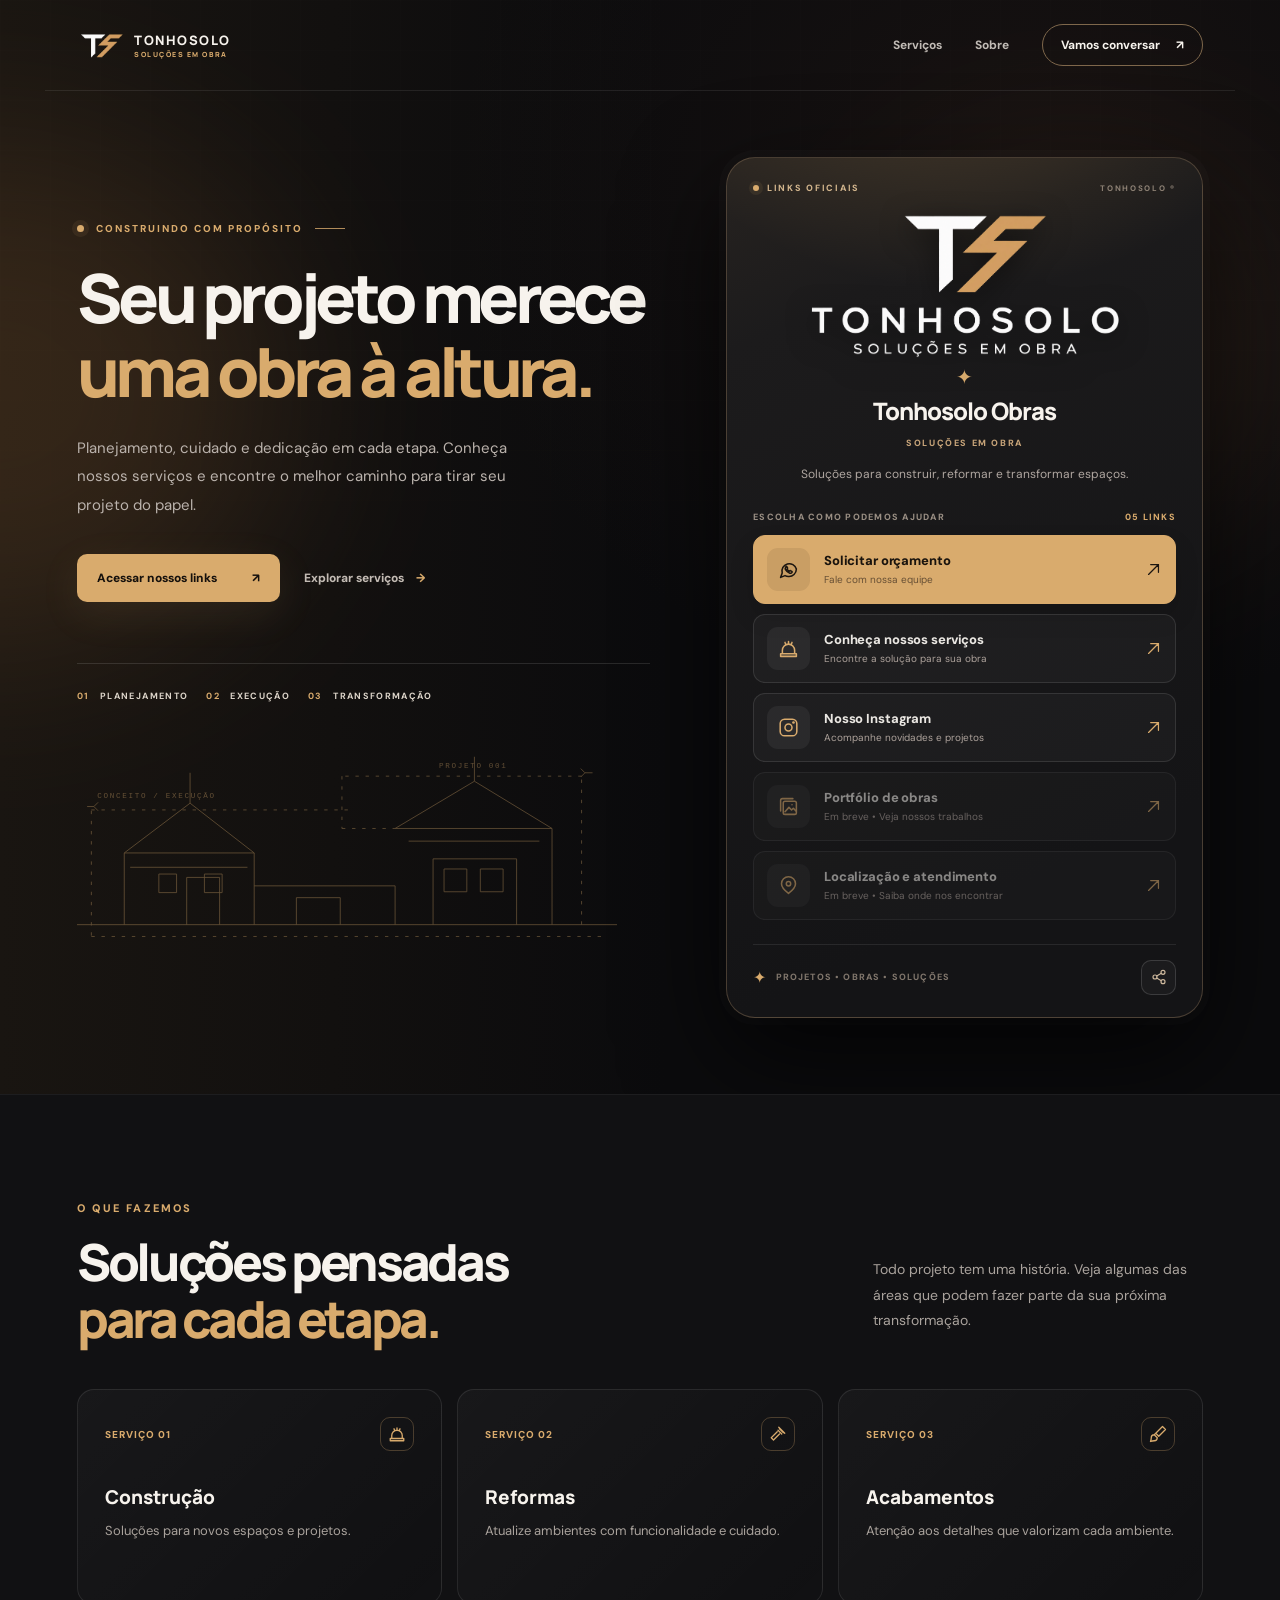
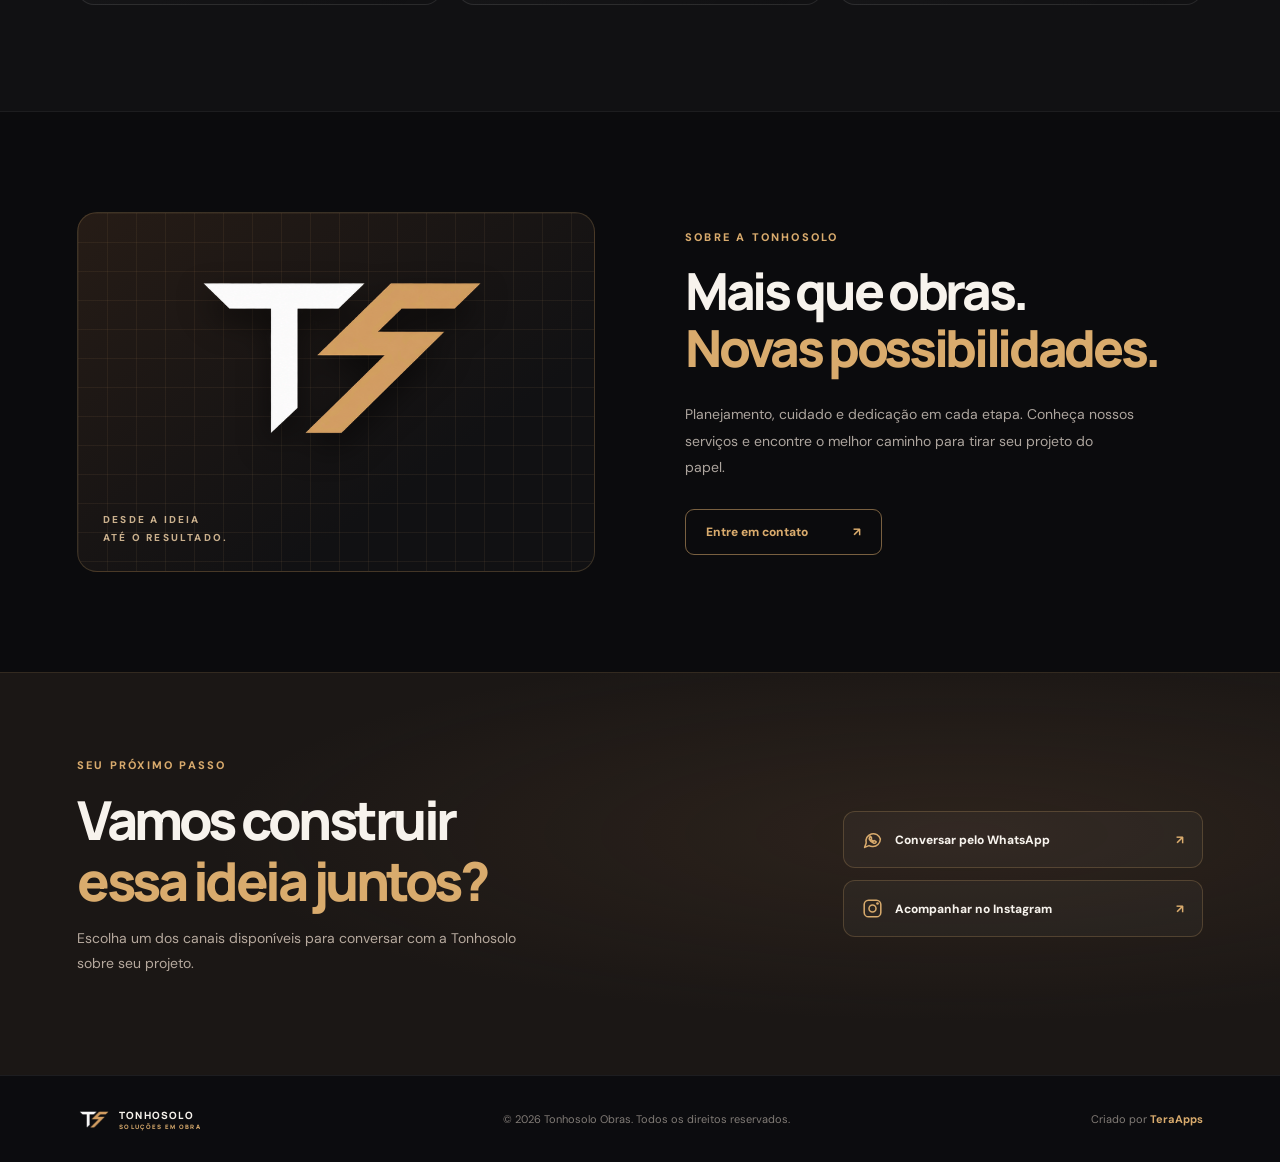
<file: index.html>
<!DOCTYPE html>
<html lang="pt-BR">
<head>
  <meta charset="UTF-8" />
  <meta name="viewport" content="width=device-width, initial-scale=1, viewport-fit=cover" />
  <meta name="theme-color" content="#0b0b0d" />
  <meta name="description" content="Tonhosolo Obras — soluções em obra, construção e reformas. Contato, serviços e orçamento em um só lugar." />
  <meta property="og:type" content="website" />
  <meta property="og:title" content="Tonhosolo Obras | Soluções em Obra" />
  <meta property="og:description" content="Tudo sobre a Tonhosolo Obras em um só lugar." />
  <meta property="og:image" content="./assets/logo-tonhosolo.png" />
  <title>Tonhosolo Obras | Soluções em Obra</title>
  <link rel="icon" type="image/png" href="./assets/monograma-tonhosolo.png" />
  <link rel="preconnect" href="https://fonts.googleapis.com" />
  <link rel="preconnect" href="https://fonts.gstatic.com" crossorigin />
  <link href="https://fonts.googleapis.com/css2?family=DM+Sans:wght@400;500;600;700;800&family=Manrope:wght@400;500;600;700;800&display=swap" rel="stylesheet" />
  <link rel="stylesheet" href="./style.css" />
</head>
<body>
  <div class="site-bg" aria-hidden="true"><span class="blob blob-one"></span><span class="blob blob-two"></span></div>
  <header class="site-header" id="topo">
    <a class="mini-brand" href="#topo" aria-label="Voltar para o início"><img src="./assets/monograma-tonhosolo.png" alt="" /><span>TONHOSOLO <small>SOLUÇÕES EM OBRA</small></span></a>
    <nav class="top-nav" aria-label="Navegação principal"><a href="#servicos">Serviços</a><a href="#sobre">Sobre</a><a class="nav-cta" href="#contato">Vamos conversar <span aria-hidden="true">↗</span></a></nav>
  </header>
  <main>
    <section class="hero layout-shell" aria-label="Tonhosolo Obras">
      <div class="hero-left">
        <div class="topline"><span class="indicator"></span><span id="eyebrow">CONSTRUINDO COM PROPÓSITO</span><span class="thin-line"></span></div>
        <h1 id="hero-title">Seu projeto merece uma obra à altura.</h1>
        <p class="hero-copy" id="hero-description">Planejamento, cuidado e dedicação em cada etapa.</p>
        <div class="hero-buttons"><a href="#links" class="primary-btn">Acessar nossos links <span aria-hidden="true">↗</span></a><a href="#servicos" class="text-btn">Explorar serviços <span aria-hidden="true">→</span></a></div>
        <div class="hero-tags"><span>01 <b>PLANEJAMENTO</b></span><span>02 <b>EXECUÇÃO</b></span><span>03 <b>TRANSFORMAÇÃO</b></span></div>
        <div class="architectural-art" aria-hidden="true">
          <svg viewBox="0 0 640 240" fill="none" xmlns="http://www.w3.org/2000/svg"><g stroke="currentColor" stroke-width="1"><path d="M0 207H640M56 207V122H210V207M210 161H377V207M377 93H563V207M56 122 134 63 210 122M377 93 471 37 563 93M130 207v-56h39v56M260 207v-32h52v32M422 207v-78h99v78M63 139h139M393 108h155M134 63v-36M471 37V8"/><path d="M17 220V71M17 71H328M17 221h612M598 207V31M598 31H314M314 31v62M314 93H377" stroke-dasharray="4 8"/><path d="M435 141h27v27h-27zM478 141h27v27h-27zM97 147h21v22H97zM151 147h21v22h-21z"/><path d="M20 67h-8m8 0 5-5m-5 5 5 5M602 27h9m-9 0-5-5m5 5-5 5"/></g><g fill="currentColor" font-family="monospace" font-size="9" letter-spacing="2"><text x="24" y="57">CONCEITO / EXECUÇÃO</text><text x="429" y="21">PROJETO 001</text></g></svg>
        </div>
      </div>
      <div class="profile" id="links">
        <div class="profile-glow" aria-hidden="true"></div>
        <div class="profile-main">
          <div class="profile-mini-label"><span class="dot"></span> LINKS OFICIAIS <span class="label-end">TONHOSOLO ®</span></div>
          <div class="profile-logo"><img id="brand-logo" src="./assets/logo-tonhosolo.png" alt="Logotipo Tonhosolo" /></div>
          <div class="profile-ident"><div class="tiny-diamond" aria-hidden="true">✦</div><h2 id="profile-brand">Tonhosolo Obras</h2><span class="handle" id="profile-handle">Soluções em Obra</span><p id="profile-bio">Soluções para construir, reformar e transformar espaços.</p></div>
          <div class="link-meta"><span>ESCOLHA COMO PODEMOS AJUDAR</span><span id="link-count">05 LINKS</span></div>
          <div class="profile-links" id="profile-links" aria-live="polite"></div>
          <div class="profile-end"><div class="profile-footnote"><span class="sparkle">✦</span><span>PROJETOS • OBRAS • SOLUÇÕES</span></div><button class="share-btn" id="share-btn" type="button" aria-label="Compartilhar página" title="Compartilhar página"></button></div>
        </div>
      </div>
    </section>
    <section class="content-section services-section" id="servicos">
      <div class="layout-shell"><div class="section-heading"><div><p class="overline">O QUE FAZEMOS</p><h2>Soluções pensadas<br /><em>para cada etapa.</em></h2></div><p>Todo projeto tem uma história. Veja algumas das áreas que podem fazer parte da sua próxima transformação.</p></div><div class="services-grid" id="services-grid"></div></div>
    </section>
    <section class="content-section about-section" id="sobre"><div class="layout-shell about-grid"><div class="about-decoration"><img src="./assets/monograma-tonhosolo.png" alt="" /><div class="about-lines" aria-hidden="true"></div><span>DESDE A IDEIA<br/>ATÉ O RESULTADO.</span></div><div class="about-copy"><p class="overline">SOBRE A TONHOSOLO</p><h2>Mais que obras.<br/><em>Novas possibilidades.</em></h2><p id="about-description">Planejamento, cuidado e dedicação em cada etapa. Conheça nossos serviços e encontre o melhor caminho para tirar seu projeto do papel.</p><a class="outline-btn" href="#contato">Entre em contato <span aria-hidden="true">↗</span></a></div></div></section>
    <section class="contact-section" id="contato"><div class="layout-shell contact-grid"><div><p class="overline">SEU PRÓXIMO PASSO</p><h2>Vamos construir<br/><em>essa ideia juntos?</em></h2><p>Escolha um dos canais disponíveis para conversar com a Tonhosolo sobre seu projeto.</p></div><div class="contact-options" id="contact-options"></div></div></section>
  </main>
  <footer class="footer"><div class="layout-shell foot-row"><div class="footer-brand"><img src="./assets/monograma-tonhosolo.png" alt=""/><span>TONHOSOLO <small>SOLUÇÕES EM OBRA</small></span></div><p>© <span id="year"></span> Tonhosolo Obras. Todos os direitos reservados.</p><p class="made-by">Criado por <strong>TeraApps</strong></p></div></footer>
  <div class="toast" id="toast" role="status" aria-live="polite"></div>
  <script src="./defaults.js"></script><script src="./firebase-config.js"></script><script src="./icons.js"></script><script src="./shared.js"></script><script src="./site.js"></script>
</body>
</html>
</file>
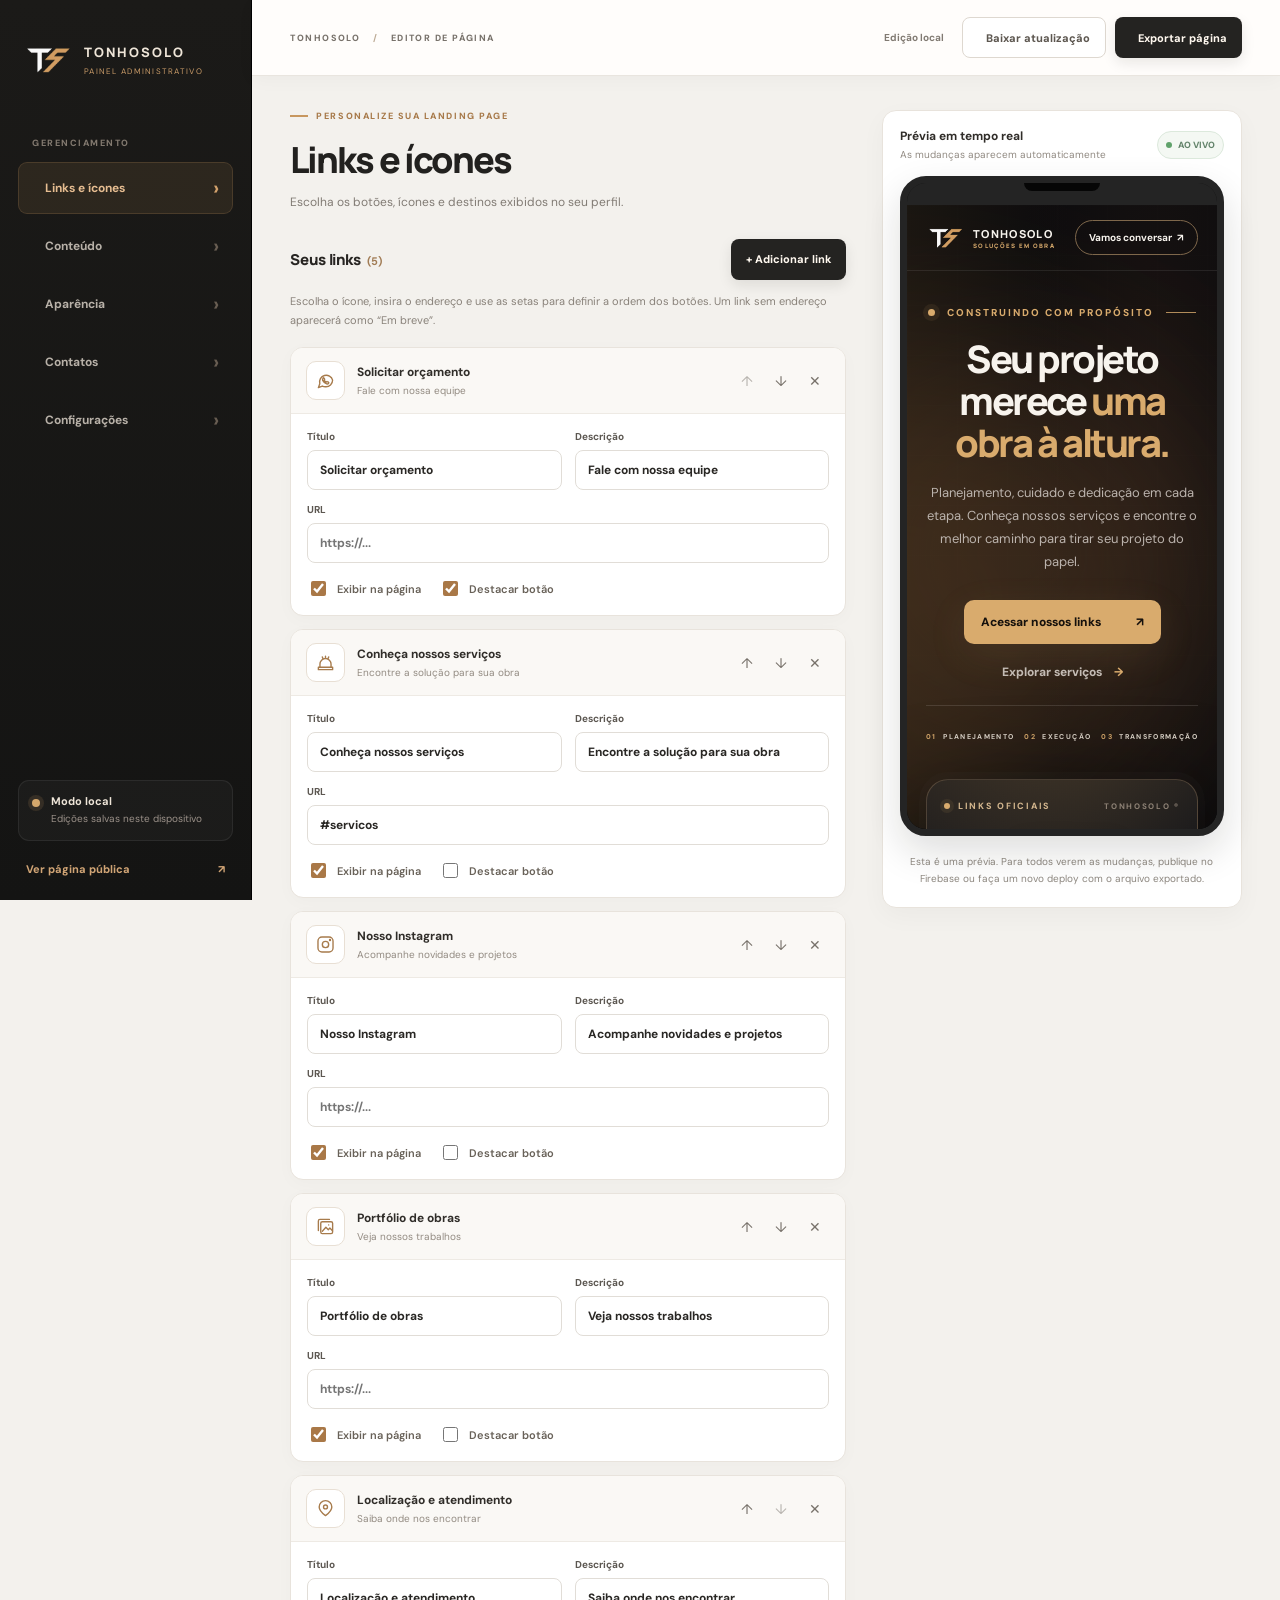
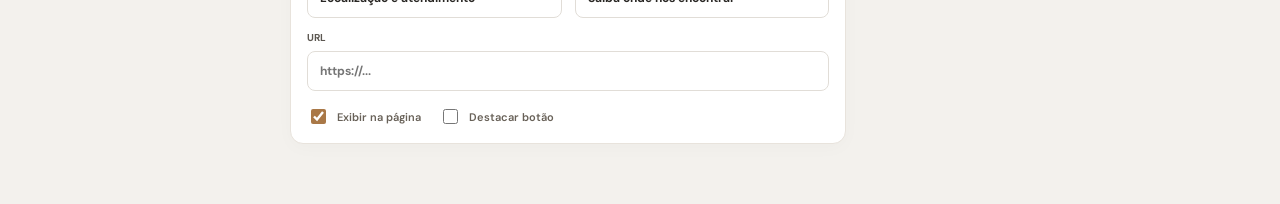
<file: admin/index.html>
<!DOCTYPE html>
<html lang="pt-BR">
<head>
  <meta charset="UTF-8"/><meta name="viewport" content="width=device-width, initial-scale=1"/>
  <meta name="theme-color" content="#f5f3ef"/>
  <title>Admin | Tonhosolo Obras</title>
  <link rel="icon" type="image/png" href="../assets/monograma-tonhosolo.png"/>
  <link rel="preconnect" href="https://fonts.googleapis.com"/><link rel="preconnect" href="https://fonts.gstatic.com" crossorigin />
  <link href="https://fonts.googleapis.com/css2?family=DM+Sans:wght@400;500;600;700;800&family=Manrope:wght@400;500;600;700;800&display=swap" rel="stylesheet"/>
  <link rel="stylesheet" href="./style.css" />
</head>
<body>
<div class="dashboard">
  <aside class="sidebar">
    <a href="../" class="sidebar-logo" aria-label="Ver landing page"><img src="../assets/monograma-tonhosolo.png" alt=""/><span><strong>TONHOSOLO</strong><small>PAINEL ADMINISTRATIVO</small></span></a>
    <div class="sidebar-caption">GERENCIAMENTO</div>
    <nav class="side-nav" aria-label="Seções do editor">
      <button type="button" class="nav-item active" data-tab="links"><span data-nav-icon="link"></span> Links e ícones <span class="nav-arrow">›</span></button>
      <button type="button" class="nav-item" data-tab="conteudo"><span data-nav-icon="edit"></span> Conteúdo <span class="nav-arrow">›</span></button>
      <button type="button" class="nav-item" data-tab="aparencia"><span data-nav-icon="palette"></span> Aparência <span class="nav-arrow">›</span></button>
      <button type="button" class="nav-item" data-tab="contato"><span data-nav-icon="phone"></span> Contatos <span class="nav-arrow">›</span></button>
      <button type="button" class="nav-item" data-tab="configuracoes"><span data-nav-icon="settings"></span> Configurações <span class="nav-arrow">›</span></button>
    </nav>
    <div class="sidebar-bottom"><div class="status-box"><span class="status-dot"></span><div><strong id="status-title">Modo local</strong><small id="status-desc">Edições salvas neste dispositivo</small></div></div><a class="visit-site" href="../" target="_blank" rel="noopener noreferrer">Ver página pública <span>↗</span></a><button class="logout hidden" id="logout" type="button">Sair da conta</button></div>
  </aside>
  <main class="main-panel">
    <div class="topbar"><div class="breadcrumbs">TONHOSOLO <span>/</span> EDITOR DE PÁGINA</div><div class="top-actions"><span id="save-status" class="save-state">Rascunho pronto</span><button type="button" id="download-config" class="btn btn-subtle"><span class="btn-icon" data-btn-icon="download"></span><span>Baixar atualização</span></button><button type="button" id="publish" class="btn btn-primary"><span class="btn-icon" data-btn-icon="check"></span><span id="publish-label">Exportar página</span></button></div></div>
    <div class="editor-area">
      <div class="editor-column"><div class="heading-area"><div class="preheading"><span class="gold-line"></span> PERSONALIZE SUA LANDING PAGE</div><h1 id="tab-heading">Links e ícones</h1><p id="tab-description">Adicione seus destinos, escolha o ícone de cada botão e organize a ordem em que aparecerão na bio.</p></div><div id="edit-content" class="edit-content" aria-live="polite"></div></div>
      <aside class="preview-column"><div class="preview-head"><div><strong>Prévia em tempo real</strong><small>As mudanças aparecem automaticamente</small></div><span class="live-label"><span></span> AO VIVO</span></div><div class="phone"><div class="phone-bar" aria-hidden="true"><span></span></div><iframe id="site-preview" title="Prévia da página Tonhosolo Obras" src="../index.html?preview=1"></iframe></div><div class="preview-note">Esta é uma prévia. Para todos verem as mudanças, publique no Firebase ou faça um novo deploy com o arquivo exportado.</div></aside>
    </div>
  </main>
</div>
<div class="dialog-backdrop hidden" id="icon-backdrop"><div class="icon-modal" role="dialog" aria-modal="true" aria-labelledby="modal-heading"><div class="modal-head"><div><p>PERSONALIZAÇÃO</p><h2 id="modal-heading">Escolha um ícone</h2></div><button class="icon-close" id="close-icon" type="button" aria-label="Fechar"></button></div><p class="modal-desc">Escolha o símbolo que melhor representa o destino deste link.</p><div id="icon-grid" class="icon-grid"></div></div></div>
<div class="auth-backdrop hidden" id="auth-backdrop"><form id="auth-form" class="auth-card"><img src="../assets/monograma-tonhosolo.png" alt="Monograma Tonhosolo"/><span class="auth-label">ÁREA RESTRITA</span><h2>Entrar no painel</h2><p>Use uma conta do Firebase Authentication autorizada nas regras do Firestore.</p><label>E-mail<input id="login-email" type="email" autocomplete="username" placeholder="seu@email.com" required/></label><label>Senha<input id="login-password" type="password" autocomplete="current-password" placeholder="Sua senha" required minlength="6"/></label><p id="login-error" class="login-error" role="alert"></p><button type="submit" id="login-btn" class="btn btn-primary auth-submit">Entrar no painel →</button><a href="../">← Voltar ao site</a></form></div>
<div id="toast" class="toast" role="status" aria-live="polite"></div><input type="file" id="import-file" accept="application/json,.json" hidden/>
<script src="../defaults.js"></script><script src="../firebase-config.js"></script><script src="../icons.js"></script><script src="../shared.js"></script><script src="./admin.js"></script>
</body></html>
</file>
<file: style.css>
:root{--gold:#d9ab6d;--bg:#0b0b0d;--panel:#171719;--muted:#a8a3a0;--text:#f7f3ed;--stroke:#ffffff17}*{box-sizing:border-box}html{scroll-behavior:smooth}body{margin:0;background:var(--bg);font-family:'DM Sans',system-ui,sans-serif;color:var(--text);-webkit-font-smoothing:antialiased}a{color:inherit;text-decoration:none}button,input,textarea{font:inherit}button{cursor:pointer}::selection{background:var(--gold);color:var(--bg)}:focus-visible{outline:2px solid var(--gold);outline-offset:4px}
.site-bg{position:absolute;overflow:hidden;inset:0 0 auto;height:1120px;z-index:-1;pointer-events:none;background:linear-gradient(90deg,#191511 0,transparent 52%),radial-gradient(ellipse at 81% 18%,#3a261d44,transparent 40%)}.site-bg:after{content:"";position:absolute;inset:0;opacity:.11;background-image:linear-gradient(#aa95851c 1px,transparent 1px),linear-gradient(90deg,#aa95851c 1px,transparent 1px);background-size:50px 50px;mask-image:linear-gradient(to bottom,#000 10%,transparent 90%)}.blob{position:absolute;display:block;filter:blur(100px);border-radius:50%;opacity:.21}.blob-one{width:580px;height:510px;left:-300px;top:140px;background:#9b6735}.blob-two{width:400px;height:360px;right:0;top:170px;background:#755032}
.layout-shell{max-width:1190px;margin:0 auto;padding-left:32px;padding-right:32px}.site-header{max-width:1190px;padding:24px 32px;margin:0 auto;display:flex;align-items:center;justify-content:space-between;position:relative;z-index:5;border-bottom:1px solid #ffffff15}.mini-brand,.footer-brand{display:inline-flex;align-items:center;gap:9px;font-family:Manrope,sans-serif;font-weight:800;letter-spacing:.12em;font-size:13px}.mini-brand img,.footer-brand img{width:48px;height:34px;object-fit:contain}.mini-brand small,.footer-brand small{font-size:7px;letter-spacing:.22em;color:var(--gold);display:block;margin-top:1px}.top-nav{display:flex;align-items:center;gap:33px;font-size:12px;font-weight:700;color:#c1bbb5}.top-nav>a:hover{color:var(--gold)}.top-nav .nav-cta{border:1px solid #7e674b;border-radius:99px;padding:12px 18px;color:var(--text);transition:.2s}.top-nav .nav-cta:hover{background:var(--gold);color:#13100c}.nav-cta span{margin-left:13px}
.hero{display:grid;grid-template-columns:minmax(0,1fr) minmax(375px,477px);gap:76px;align-items:center;min-height:830px;padding-top:66px;padding-bottom:76px}.hero-left{position:relative;min-width:0}.topline{display:flex;gap:12px;align-items:center;letter-spacing:.2em;font-size:10px;font-weight:800;color:var(--gold)}.indicator{display:inline-block;width:7px;height:7px;border-radius:50%;background:var(--gold);box-shadow:0 0 0 5px #d9ab6d15}.thin-line{width:30px;height:1px;background:var(--gold);opacity:.8}.hero h1{font:800 clamp(47px,5.3vw,76px)/1.1 Manrope,sans-serif;letter-spacing:-.07em;margin:25px 0;max-width:620px}.hero h1 em,.section-heading h2 em,.about-copy h2 em,.contact-grid h2 em{font-style:normal;color:var(--gold)}.hero-copy{color:#bbb3ad;line-height:1.9;max-width:480px;font-size:15px}.hero-buttons{display:flex;gap:24px;align-items:center;margin-top:35px;flex-wrap:wrap}.primary-btn{display:inline-flex;align-items:center;justify-content:space-between;gap:35px;border-radius:10px;padding:16px 20px;background:var(--gold);color:#15100c;font-weight:800;font-size:12px;box-shadow:0 12px 40px #d9ab6d19;transition:.2s}.primary-btn:hover{transform:translateY(-2px);box-shadow:0 15px 35px #d9ab6d36}.text-btn{font-size:12px;font-weight:800;color:#c3bbb4}.text-btn span{padding-left:9px;color:var(--gold)}.hero-tags{display:flex;flex-wrap:wrap;gap:18px;margin-top:61px;padding-top:26px;border-top:1px solid #ffffff1e;color:var(--gold);font-size:9px;font-weight:700;letter-spacing:.15em}.hero-tags b{color:#ddd5ca;margin-left:7px}.architectural-art{max-width:540px;opacity:.40;margin-top:48px;color:var(--gold)}.architectural-art svg{width:100%;height:auto;display:block}
.profile{position:relative;background:linear-gradient(155deg,#272320 0%,#1c1b1c 18%,#141416 80%);border:1px solid #bb98704f;border-radius:29px;box-shadow:0 36px 100px #000b,0 0 0 7px #ffffff04;overflow:hidden;isolation:isolate}.profile-glow{position:absolute;left:-33%;right:-33%;top:-140px;height:310px;background:radial-gradient(ellipse at 50% 0,#c4944f40,transparent 62%);pointer-events:none}.profile-main{position:relative;padding:24px 26px 22px}.profile-mini-label{display:flex;align-items:center;gap:8px;color:#d2b58d;letter-spacing:.19em;font-size:9px;font-weight:800}.profile-mini-label .dot{width:6px;height:6px;background:var(--gold);border-radius:50%;box-shadow:0 0 0 4px #d9ab6d16}.label-end{margin-left:auto;color:#8c8074;font-size:8px}.profile-logo{height:164px;padding:4px 10px 0;display:grid;place-items:center}.profile-logo img{width:100%;height:100%;max-width:340px;object-fit:contain;filter:drop-shadow(0 8px 14px #0008)}.profile-ident{text-align:center;margin:9px 0 26px}.tiny-diamond{font-size:20px;color:var(--gold);line-height:1}.profile-ident h2{font:800 24px/1.3 Manrope,sans-serif;letter-spacing:-.04em;margin:8px 0 4px}.handle{color:#c7a479;text-transform:uppercase;letter-spacing:.18em;font-size:9px;font-weight:800}.profile-ident p{font-size:12px;line-height:1.7;color:#afa6a0;margin:13px auto 0;max-width:335px}.link-meta{display:flex;justify-content:space-between;align-items:center;margin-bottom:12px;gap:12px;font-size:9px;letter-spacing:.14em;color:#998e83;font-weight:800}.link-meta span+span{font-size:9px;color:var(--gold)}.profile-links{display:grid;gap:10px}.action-link{min-height:68px;display:flex;align-items:center;gap:14px;text-align:left;border:1px solid #ffffff1c;border-radius:12px;padding:12px 13px;color:#eae7e2;background:#ffffff08;transition:border-color .18s,transform .18s,background .18s;width:100%}.action-link:not(.is-disabled):hover{transform:translateY(-2px);border-color:var(--gold);background:#ffffff0e}.action-link.featured{background:var(--gold);border-color:var(--gold);color:#19130d;box-shadow:0 12px 25px #0002}.action-link.featured:not(.is-disabled):hover{filter:brightness(1.08)}.action-link.is-disabled{opacity:.54;cursor:not-allowed}.action-link.featured.is-disabled{opacity:.7}.action-icon{width:43px;height:43px;border-radius:11px;background:#ffffff0e;display:grid;place-items:center;flex-shrink:0;color:var(--gold)}.action-link.featured .action-icon{background:#251a1417;color:#1b1510}.action-icon svg{width:21px;height:21px}.action-copy{display:flex;flex-direction:column;flex:1;min-width:0;gap:4px}.action-title{font-size:13px;font-weight:800;letter-spacing:-.01em}.action-sub{font-size:10px;color:#ada29b;text-overflow:ellipsis;overflow:hidden;white-space:nowrap}.featured .action-sub{color:#3c2d20ba}.action-right{width:17px;height:17px;flex-shrink:0;color:var(--gold)}.featured .action-right{color:#1b1510}.profile-end{display:flex;align-items:center;justify-content:space-between;margin-top:24px;padding-top:15px;border-top:1px solid #ffffff16}.profile-footnote{display:flex;align-items:center;gap:8px;font-size:9px;color:#80766c;font-weight:800;letter-spacing:.13em}.sparkle{color:var(--gold);font-size:16px}.share-btn{border:1px solid #ffffff24;background:#ffffff08;color:#cdb89d;display:grid;place-items:center;width:35px;height:35px;border-radius:10px}.share-btn:hover{border-color:var(--gold)}.share-btn svg{height:16px;width:16px}
.content-section{position:relative;padding:106px 0}.services-section{background:#111113;border-top:1px solid #ffffff0d;border-bottom:1px solid #ffffff0d}.section-heading{display:flex;justify-content:space-between;align-items:end;gap:40px;margin-bottom:41px}.overline{font-size:11px;color:var(--gold);letter-spacing:.2em;font-weight:800;margin:0 0 18px}.section-heading h2,.about-copy h2,.contact-grid h2{font:800 clamp(34px,4vw,54px)/1.13 Manrope,sans-serif;letter-spacing:-.065em;margin:0}.section-heading>p{max-width:330px;font-size:14px;line-height:1.85;color:#aaa39d}.services-grid{display:grid;grid-template-columns:repeat(3,minmax(0,1fr));gap:15px}.service-card{border:1px solid #ffffff18;background:linear-gradient(135deg,#ffffff08,transparent);border-radius:17px;padding:27px;min-height:216px;transition:.2s}.service-card:hover{transform:translateY(-3px);border-color:#d9ab6d66}.service-top{display:flex;align-items:center;justify-content:space-between;margin-bottom:33px}.service-num{font-size:10px;font-weight:800;letter-spacing:.1em;color:var(--gold)}.service-symbol{color:var(--gold);width:34px;height:34px;border:1px solid #d9ab6d48;border-radius:10px;display:grid;place-items:center}.service-symbol svg{width:18px;height:18px}.service-card h3{font:800 19px Manrope,sans-serif;margin:0 0 10px}.service-card p{color:#a9a29c;margin:0;font-size:13px;line-height:1.75}.about-section{padding:100px 0;background:var(--bg)}.about-grid{display:grid;grid-template-columns:1fr 1fr;align-items:center;gap:90px}.about-decoration{height:360px;position:relative;display:grid;place-items:center;overflow:hidden;border:1px solid #d9ab6d35;border-radius:20px;background:linear-gradient(145deg,#261c16,#111113 70%)}.about-decoration:before{content:"";position:absolute;inset:0;background-image:linear-gradient(#d9ab6d13 1px,transparent 1px),linear-gradient(90deg,#d9ab6d13 1px,transparent 1px);background-size:29px 29px}.about-decoration img{height:200px;width:320px;object-fit:contain;filter:drop-shadow(0 14px 15px #0008)}.about-decoration>span{position:absolute;bottom:24px;left:25px;font-size:10px;letter-spacing:.22em;line-height:1.8;color:#cab08d;font-weight:800}.about-copy>p:not(.overline){color:#ada59e;max-width:450px;line-height:1.9;font-size:14px;margin:24px 0 28px}.outline-btn{border:1px solid #d9ab6d88;color:var(--gold);font-size:12px;font-weight:800;padding:14px 20px;border-radius:9px;display:inline-flex;gap:45px}.outline-btn:hover{background:#d9ab6d14}.contact-section{background:radial-gradient(ellipse at 75% 40%,#70503735,transparent 55%),#1b1715;padding:85px 0;border-top:1px solid #d9ab6d20}.contact-grid{display:grid;grid-template-columns:1fr 360px;gap:85px;align-items:center}.contact-grid h2{font-size:clamp(33px,4.2vw,55px)}.contact-grid p:not(.overline){font-size:14px;color:#b6a99e;line-height:1.8;max-width:470px}.contact-options{display:grid;gap:12px}.contact-option{display:flex;align-items:center;gap:12px;border-radius:12px;border:1px solid #d9ab6d3b;padding:17px 18px;background:#ffffff08;font-size:12px;font-weight:800;transition:.2s}.contact-option:hover{border-color:var(--gold)}.contact-option svg{height:21px;width:21px;color:var(--gold)}.contact-option span{margin-left:auto;color:var(--gold)}.contact-empty{padding:20px;border:1px solid #ffffff24;border-radius:10px;color:#c1ada0;font-size:13px;line-height:1.8}.footer{border-top:1px solid #ffffff12;background:#0c0c0f;padding:25px 0}.foot-row{display:flex;align-items:center;justify-content:space-between;gap:20px}.footer-brand{font-size:10px}.footer-brand img{height:27px;width:33px}.footer-brand small{font-size:6px}.foot-row>p{font-size:11px;color:#817b76}.made-by strong{color:var(--gold)}.toast{position:fixed;bottom:25px;left:50%;transform:translate(-50%,30px);opacity:0;pointer-events:none;border:1px solid #d9ab6d55;background:#201912;color:#f5eadc;border-radius:10px;padding:13px 18px;font-size:12px;font-weight:700;box-shadow:0 12px 35px #0008;transition:.25s;z-index:20;max-width:calc(100% - 40px);text-align:center}.toast.show{opacity:1;transform:translate(-50%,0)}
@media(max-width:1020px){.hero{gap:32px;grid-template-columns:minmax(0,1fr) 430px}.hero h1{font-size:52px}.hero-tags{gap:9px}.hero-tags span{font-size:8px}.about-grid{gap:40px}.contact-grid{gap:35px}}
@media(max-width:800px){.hero{display:flex;flex-direction:column;align-items:stretch;padding-top:47px;gap:48px;min-height:unset}.hero-left{text-align:center}.topline{justify-content:center}.hero h1{font-size:clamp(42px,7vw,62px);max-width:640px;margin:23px auto}.hero-copy{margin:0 auto}.hero-buttons{justify-content:center}.hero-tags{justify-content:center;margin-top:30px}.architectural-art{display:none}.profile{width:min(100%,510px);margin:0 auto}.services-grid{grid-template-columns:repeat(2,minmax(0,1fr))}.section-heading{align-items:start}.about-grid{grid-template-columns:1fr}.about-decoration{height:300px;order:2}.about-copy{order:1}.contact-grid{grid-template-columns:1fr}.contact-options{grid-template-columns:1fr 1fr}.foot-row{flex-wrap:wrap}}
@media(max-width:580px){.layout-shell{padding-left:19px;padding-right:19px}.site-header{padding:15px 19px}.mini-brand{font-size:11px}.mini-brand img{width:38px;height:28px}.mini-brand small{font-size:6px}.top-nav{gap:10px}.top-nav>a:not(.nav-cta){display:none}.top-nav .nav-cta{padding:10px 13px;font-size:10px}.top-nav .nav-cta span{margin-left:3px}.hero{padding-top:35px;padding-bottom:56px;gap:38px}.hero h1{font-size:clamp(38px,10.5vw,49px);letter-spacing:-.065em;margin:19px auto}.hero-copy{font-size:13px;line-height:1.75}.hero-buttons{gap:20px;margin-top:27px}.primary-btn{padding:14px 17px}.hero-tags{gap:10px;margin-top:25px}.hero-tags span{font-size:7px}.hero-tags b{margin-left:3px}.profile{border-radius:22px}.profile-main{padding:20px 17px 18px}.profile-logo{height:150px}.profile-ident h2{font-size:22px}.profile-ident{margin-bottom:23px}.action-link{padding:11px;min-height:65px}.action-icon{width:39px;height:39px}.action-title{font-size:12px}.action-sub{font-size:9px}.content-section{padding:65px 0}.section-heading{display:block}.section-heading h2,.about-copy h2,.contact-grid h2{font-size:clamp(34px,9vw,45px)}.section-heading>p{max-width:100%;margin-top:20px}.services-grid{grid-template-columns:1fr}.service-card{min-height:unset;padding:24px}.service-top{margin-bottom:21px}.about-decoration{height:245px}.about-decoration img{height:150px;width:280px}.contact-section{padding:65px 0}.contact-options{grid-template-columns:1fr}.footer{padding:20px 0}.foot-row{flex-direction:column;align-items:flex-start;gap:8px}.foot-row>p{margin:0}.profile-end{margin-top:18px}}
@media(prefers-reduced-motion:reduce){*,*:before,*:after{scroll-behavior:auto!important;transition:none!important;animation:none!important}}
</file>
<file: admin/style.css>
:root{--accent:#c7975f;--ink:#17191c;--muted:#7b8089;--line:#eae7e2;--bg:#f6f5f2}*{box-sizing:border-box}body{margin:0;background:var(--bg);font:14px 'DM Sans',sans-serif;color:var(--ink);-webkit-font-smoothing:antialiased}a{color:inherit;text-decoration:none}button,input,textarea,select{font:inherit}button{cursor:pointer}button:disabled{opacity:.5;cursor:default}textarea{resize:vertical}input:focus,textarea:focus,select:focus{outline:2px solid #c7975f73;border-color:var(--accent)!important}button:focus-visible,a:focus-visible{outline:2px solid var(--accent);outline-offset:3px}.hidden{display:none!important}.dashboard{min-height:100vh;display:grid;grid-template-columns:245px minmax(0,1fr)}.sidebar{background:#191919;color:#eee5d8;display:flex;flex-direction:column;min-height:100vh;padding:29px 17px 25px;border-right:1px solid #ffffff12;position:sticky;top:0;height:100vh}.sidebar-logo{display:flex;align-items:center;gap:10px;margin:0 0 45px;padding-left:4px}.sidebar-logo img{width:52px;height:47px;object-fit:contain}.sidebar-logo strong{font:800 13px Manrope,sans-serif;letter-spacing:.12em}.sidebar-logo small{display:block;margin-top:5px;font-size:7px;color:#c8a374;letter-spacing:.14em}.sidebar-caption{font-size:9px;font-weight:800;letter-spacing:.17em;color:#796f66;padding:0 14px;margin-bottom:14px}.side-nav{display:flex;flex-direction:column;gap:5px}.nav-item{width:100%;text-align:left;display:flex;gap:13px;align-items:center;border:0;border-radius:10px;padding:13px;color:#a9a5a0;background:none;font-size:12px;font-weight:700;transition:.2s}.nav-item:hover{background:#ffffff0c;color:#fff}.nav-item.active{background:#bd905b25;color:#e7b77e}.nav-item svg{width:17px;height:17px}.nav-arrow{margin-left:auto;color:#685d52;font-size:20px}.sidebar-bottom{margin-top:auto}.status-box{display:flex;gap:10px;align-items:flex-start;background:#ffffff0a;border:1px solid #ffffff10;padding:14px;border-radius:10px}.status-dot{display:block;width:8px;height:8px;border-radius:50%;background:#d5a76b;box-shadow:0 0 0 4px #d5a76b22;margin:5px 1px 0 0;flex-shrink:0}.status-box strong,.status-box small{display:block}.status-box strong{font-size:11px}.status-box small{font-size:10px;color:#9b9189;line-height:1.6;margin-top:3px}.visit-site{display:flex;justify-content:space-between;padding:17px 8px 0;margin-top:5px;color:#bfa17d;font-size:11px;font-weight:800}.logout{border:0;background:none;color:#e7b77e;padding:14px 8px;font-size:11px;font-weight:800}.main-panel{min-width:0}.topbar{display:flex;justify-content:space-between;align-items:center;gap:20px;min-height:83px;padding:15px 34px;border-bottom:1px solid #e9e6e1;background:#fff}.breadcrumbs{letter-spacing:.13em;font-size:10px;font-weight:800;color:#555960}.breadcrumbs span{color:#bdab96;margin:0 9px}.top-actions{display:flex;align-items:center;gap:10px}.save-state{font-size:10px;font-weight:700;color:#7d827f;margin-right:9px}.btn{border:0;border-radius:9px;font-size:11px;font-weight:800;padding:12px 15px;display:inline-flex;align-items:center;justify-content:center;gap:8px;min-height:39px;white-space:nowrap}.btn svg{width:15px;height:15px}.btn-subtle{border:1px solid #dedbd7;background:#fff;color:#56575b}.btn-subtle:hover{background:#f3f0eb}.btn-primary{background:#1d1c1a;color:#f3e7d8;box-shadow:0 5px 13px #00000016}.btn-primary:hover{background:#3b2d23}.btn-small{min-height:34px;padding:8px 11px}.editor-area{display:grid;grid-template-columns:minmax(470px,1fr) 390px;gap:34px;max-width:1530px;margin:auto;padding:38px 34px 55px;align-items:start}.editor-column{min-width:0}.heading-area{margin-bottom:28px}.preheading{display:flex;align-items:center;gap:8px;color:#ac8153;letter-spacing:.19em;font-size:9px;font-weight:800}.gold-line{width:18px;height:2px;background:var(--accent)}.heading-area h1{font:800 clamp(27px,3vw,34px) Manrope,sans-serif;letter-spacing:-.05em;margin:12px 0 10px}.heading-area p{color:#85858b;max-width:590px;font-size:12px;line-height:1.8;margin:0}.panel{background:white;border:1px solid #e9e6e1;border-radius:14px;padding:22px;margin-bottom:16px;box-shadow:0 3px 18px #00000004}.panel-head{display:flex;align-items:center;justify-content:space-between;gap:15px;margin-bottom:18px}.panel-head h2{font:800 14px Manrope,sans-serif;margin:0}.panel-head small{display:block;color:#999;font-size:10px;font-weight:500;margin-top:5px}.count-label{font-size:10px;border:1px solid #e8dfd4;color:#997249;background:#fff9f1;border-radius:99px;padding:6px 9px;font-weight:800}.add-link{width:100%;border:1px dashed #c7a47c;border-radius:10px;padding:13px;display:flex;gap:7px;align-items:center;justify-content:center;background:#fdfaf7;color:#9b7548;font-size:12px;font-weight:800}.add-link:hover{background:#f5ece1}.add-link svg{height:16px;width:16px}.link-editor{border:1px solid #ebe8e3;border-radius:11px;margin-bottom:12px;overflow:hidden;background:#fff}.link-header{display:flex;gap:9px;align-items:center;padding:12px 13px;background:#fbfaf8;border-bottom:1px solid #edeae6}.drag-handle{color:#c9c1b8;cursor:grab}.drag-handle svg{height:17px;width:17px}.link-id{width:24px;height:24px;display:grid;place-items:center;background:#f0e9e0;color:#86623c;border-radius:7px;font-size:10px;font-weight:800}.link-header strong{font-size:12px;min-width:0;white-space:nowrap;overflow:hidden;text-overflow:ellipsis;max-width:240px}.link-actions{display:flex;gap:3px;margin-left:auto}.icon-action{border:0;display:grid;place-items:center;width:29px;height:29px;border-radius:7px;color:#888;background:transparent}.icon-action:hover{background:#ebe8e3;color:#292522}.icon-action svg{width:15px;height:15px}.icon-action.danger:hover{color:#c74736;background:#fff0ed}.link-body{padding:16px 14px;display:grid;gap:13px}.two-fields{display:grid;grid-template-columns:1fr 1fr;gap:14px}.field{display:flex;flex-direction:column;gap:7px;min-width:0}.field>span,.field-label{font-size:10px;font-weight:800;color:#50545a}.field input,.field textarea,.field select{border:1px solid #dedfdf;border-radius:8px;padding:11px 12px;background:#fff;color:#242629;font-size:12px;width:100%;min-width:0}.field textarea{min-height:90px;line-height:1.65}.field small,.helper{font-size:10px;color:#989597;line-height:1.6}.icon-select{display:flex;align-items:center;gap:10px;background:#faf9f7;border:1px solid #e5e1dc;border-radius:9px;padding:8px 11px;text-align:left;width:100%;font-size:11px;font-weight:800;color:#5f5a55}.icon-select:hover{border-color:var(--accent)}.icon-select svg{width:18px;height:18px;color:#b78753}.icon-select b{margin-left:auto;color:#ab895e;font-size:10px}.toggles{display:flex;gap:20px;flex-wrap:wrap}.toggle-line{display:flex;gap:9px;align-items:center;font-size:11px;font-weight:700;color:#62605e;cursor:pointer}.toggle-line input{accent-color:#ad7c47;width:16px;height:16px}.extra-top{display:flex;justify-content:space-between;align-items:center;gap:10px}.section-tip{padding:13px;border:1px solid #ecdac5;background:#fffbf5;border-radius:10px;color:#8e7659;font-size:11px;line-height:1.7;margin-top:12px}.grid-form{display:grid;gap:18px}.color-set{display:grid;grid-template-columns:repeat(2,1fr);gap:15px}.color-field{display:flex;align-items:center;gap:12px;padding:13px;border-radius:10px;border:1px solid #e8e3dc;background:#fff}.color-field input[type=color]{height:40px;width:48px;padding:2px;background:white;border:1px solid #d8d3ce;border-radius:8px;cursor:pointer}.color-field strong,.color-field small{display:block}.color-field strong{font-size:11px}.color-field small{margin-top:4px;color:#91908d;font-size:10px}.presets{display:flex;gap:10px;flex-wrap:wrap}.preset{display:flex;align-items:center;gap:8px;border:1px solid #e2ddd7;background:#fff;border-radius:9px;padding:8px 11px;font-size:11px;font-weight:800;color:#605b56}.preset:hover{border-color:#b89670}.preset i{width:17px;height:17px;border-radius:50%}.logo-upload{display:flex;gap:17px;align-items:center}.logo-view{width:145px;min-width:145px;height:94px;border-radius:10px;background:#171719;display:grid;place-items:center;padding:9px}.logo-view img{width:100%;height:100%;object-fit:contain}.logo-actions{display:grid;gap:9px}.logo-actions label{cursor:pointer}.logo-actions input{display:none}.text-button{border:0;background:none;color:#986d42;text-align:left;font-size:11px;font-weight:800;padding:0}.services-editor{display:grid;gap:12px}.service-item{border:1px solid #e6e4e1;padding:14px;border-radius:10px;display:grid;gap:11px}.service-row{display:flex;justify-content:space-between;align-items:center}.service-row strong{font-size:11px}.service-row button{border:0;background:none;color:#b35f50;font-size:11px;font-weight:800}.admin-guide{border:1px solid #eee7df;border-radius:12px;padding:16px;background:#fdfaf5;color:#75695c;font-size:12px;line-height:1.85}.admin-guide strong{color:#40362d}.admin-guide code{background:#ebe5db;border-radius:4px;padding:2px 5px}.config-actions{display:flex;gap:9px;flex-wrap:wrap;margin-top:16px}.preview-column{position:sticky;top:24px;padding:19px;background:#fff;border-radius:17px;border:1px solid #eae6e2;box-shadow:0 7px 25px #00000008}.preview-head{display:flex;justify-content:space-between;align-items:center;gap:8px;margin-bottom:19px}.preview-head strong,.preview-head small{display:block}.preview-head strong{font-size:12px}.preview-head small{font-size:10px;color:#929397;margin-top:4px}.live-label{border:1px solid #deeee2;border-radius:99px;background:#f4fbf5;color:#67936e;display:flex;align-items:center;gap:6px;font-size:9px;padding:7px 8px;font-weight:800}.live-label span{width:6px;height:6px;background:#60a26b;border-radius:50%}.phone{width:100%;max-width:350px;height:670px;margin:0 auto;border:8px solid #242424;border-radius:30px;background:#111;overflow:hidden;position:relative;box-shadow:0 15px 40px #0003}.phone-bar{height:22px;background:#242424;display:grid;place-items:center;position:relative;z-index:2}.phone-bar span{width:76px;height:8px;background:#060606;border-radius:0 0 9px 9px;position:absolute;top:0}.phone iframe{display:block;width:100%;height:calc(100% - 22px);border:0;background:#0b0b0d}.preview-note{max-width:315px;margin:17px auto 3px;font-size:10px;line-height:1.75;color:#98989b;text-align:center}.dialog-backdrop,.auth-backdrop{position:fixed;inset:0;background:#12100f9b;z-index:50;display:flex;align-items:center;justify-content:center;padding:20px;backdrop-filter:blur(4px)}.icon-modal{width:min(560px,100%);max-height:min(85vh,650px);overflow:auto;border-radius:18px;background:#fff;box-shadow:0 35px 110px #0008;padding:27px}.modal-head{display:flex;align-items:start;justify-content:space-between;gap:10px}.modal-head p{font-size:9px;color:#bd905b;font-weight:800;letter-spacing:.18em;margin:0 0 7px}.modal-head h2{font:800 21px Manrope,sans-serif;margin:0}.icon-close{border:0;background:#f6f4f1;border-radius:8px;width:32px;height:32px;display:grid;place-items:center}.icon-close svg{width:16px;height:16px}.modal-desc{font-size:12px;color:#8c8680;margin:10px 0 23px}.icon-grid{display:grid;grid-template-columns:repeat(5,minmax(0,1fr));gap:9px}.icon-choice{display:flex;flex-direction:column;align-items:center;gap:8px;padding:13px 4px;border:1px solid #e7e4e0;background:#fff;border-radius:10px;color:#5c5b5a;font-size:10px;font-weight:700}.icon-choice:hover,.icon-choice.selected{border-color:#c99960;background:#fff8ef;color:#9a6b39}.icon-choice svg{height:23px;width:23px}.auth-card{width:min(390px,100%);background:#fff;border-radius:20px;padding:32px;box-shadow:0 30px 100px #0009;display:flex;flex-direction:column;gap:12px}.auth-card>img{width:160px;height:75px;object-fit:contain;background:#181818;border-radius:10px;margin:0 auto 12px}.auth-label{color:#ab8454;font-size:10px;text-align:center;font-weight:800;letter-spacing:.2em}.auth-card h2{font:800 24px Manrope,sans-serif;text-align:center;margin:3px 0 0}.auth-card>p{color:#888;font-size:11px;line-height:1.8;text-align:center;margin:0 0 10px}.auth-card label{display:grid;gap:6px;font-size:11px;font-weight:800}.auth-card input{border:1px solid #ddd;padding:12px;border-radius:9px;font-size:13px}.auth-submit{margin-top:7px;padding:14px}.auth-card>a{text-align:center;font-size:11px;color:#92734f;margin-top:7px}.login-error{color:#bd3028!important;min-height:12px}.toast{position:fixed;bottom:24px;right:25px;z-index:100;background:#191815;color:#faeee0;border:1px solid #a8865e;border-radius:10px;box-shadow:0 14px 40px #0005;padding:13px 16px;font-size:12px;max-width:360px;line-height:1.5;transform:translateY(20px);opacity:0;pointer-events:none;transition:.2s}.toast.show{opacity:1;transform:translateY(0)}
@media(max-width:1300px){.editor-area{grid-template-columns:minmax(395px,1fr) 340px;gap:20px;padding:28px 22px}.topbar{padding:15px 22px}.preview-column{padding:13px}.phone{height:625px}}
@media(max-width:1120px){.dashboard{grid-template-columns:202px minmax(0,1fr)}.sidebar{padding:24px 9px}.nav-item{font-size:11px}.editor-area{grid-template-columns:1fr}.preview-column{position:static;max-width:440px;width:100%;margin:0 auto}.phone{max-width:350px}}
@media(max-width:700px){.dashboard{display:block}.sidebar{position:relative;min-height:unset;height:auto;display:block;padding:12px 15px 10px}.sidebar-logo{margin:0 0 14px}.sidebar-logo img{width:40px;height:33px}.sidebar-caption,.sidebar-bottom{display:none}.side-nav{display:flex;flex-direction:row;gap:5px;overflow:auto;scrollbar-width:none}.side-nav::-webkit-scrollbar{display:none}.nav-item{flex-shrink:0;width:auto;white-space:nowrap;padding:10px 12px}.nav-arrow{display:none}.nav-item svg{height:14px;width:14px}.topbar{padding:10px 15px;flex-wrap:wrap;gap:9px}.breadcrumbs{font-size:9px}.top-actions{width:100%;justify-content:space-between}.save-state{display:none}.btn{padding:10px;font-size:10px}.editor-area{padding:24px 15px}.heading-area h1{font-size:27px}.panel{padding:17px}.two-fields{grid-template-columns:1fr}.icon-grid{grid-template-columns:repeat(4,1fr)}.color-set{grid-template-columns:1fr}.preview-column{padding:15px}.phone{height:630px}.link-header{gap:6px;padding:10px}.link-header strong{max-width:155px}.link-actions{gap:0}.logo-upload{align-items:flex-start}.logo-view{width:125px;min-width:125px}}
@media(max-width:360px){.icon-grid{grid-template-columns:repeat(3,1fr)}.link-header strong{max-width:105px}.logo-upload{flex-direction:column}}


/* =========================================================
   TONHOSOLO ADMIN · UI refinement
   Mantém os seletores e o comportamento do admin.js.
   ========================================================= */
:root{
  --accent:#c7975f;
  --ink:#20201f;
  --muted:#77736e;
  --line:#e9e5df;
  --bg:#f3f1ed;
  --surface:#fff;
  --surface-soft:#faf8f5;
  --sidebar:#171716;
  --sidebar-text:#eee9e2;
}
html{min-width:320px;scroll-behavior:smooth}
body{background:var(--bg);color:var(--ink);font-family:'DM Sans',sans-serif}
.dashboard{grid-template-columns:252px minmax(0,1fr)}
.sidebar{background:linear-gradient(180deg,#1b1a18 0%,#141413 100%);padding:30px 18px 24px;border-right:1px solid #000}
.sidebar-logo{gap:12px;margin-bottom:48px;padding:7px 5px}
.sidebar-logo img{width:49px;height:45px}
.sidebar-logo strong{font-size:13px;letter-spacing:.15em}
.sidebar-logo small{font-size:8px;letter-spacing:.16em;color:#c99b68}
.sidebar-caption{color:#82796f;font-size:9px;margin-bottom:13px}
.side-nav{gap:6px}
.nav-item{min-height:45px;padding:12px 13px;border:1px solid transparent;border-radius:9px;color:#b8b1a8;font-size:12px;transition:background .2s,border-color .2s,color .2s}
.nav-item.active{background:#c7975f1c;border-color:#c7975f30;color:#e6bd91}
.nav-item.active .nav-arrow{color:#d2a16c}
.nav-item:hover:not(.active){background:#ffffff0a;color:#fff}
.status-box{background:#ffffff08;border-color:#ffffff12;border-radius:11px;padding:13px}
.visit-site{color:#d0a475;padding:16px 8px 0}
.main-panel{min-width:0}
.topbar{position:sticky;top:0;z-index:15;min-height:76px;padding:14px clamp(20px,3vw,42px);background:#fffdfb;border-bottom:1px solid var(--line);box-shadow:0 4px 18px #28201808}
.breadcrumbs{font-size:9px;letter-spacing:.16em;color:#77716a}
.top-actions{gap:9px}
.save-state{color:#817a72;font-size:10px}
.btn{min-height:41px;border-radius:8px;padding:11px 15px;font-size:11px;transition:transform .18s,background .18s,border-color .18s,box-shadow .18s}
.btn:active{transform:translateY(1px)}
.btn-primary{background:#242321;color:#fff8ef;box-shadow:0 5px 14px #17130f18}
.btn-primary:hover{background:#40352a;box-shadow:0 7px 18px #17130f24}
.btn-subtle{background:#fff;border-color:#ded8d0;color:#5d5750}
.btn-subtle:hover{background:#f7f3ee;border-color:#c9b9a6}
.editor-area{grid-template-columns:minmax(0,1fr) minmax(300px,360px);gap:clamp(20px,3vw,36px);max-width:1600px;padding:34px clamp(20px,3vw,42px) 60px}
.heading-area{margin-bottom:25px}
.preheading{font-size:9px;letter-spacing:.17em;color:#a77949}
.heading-area h1{font-size:clamp(28px,3vw,36px);letter-spacing:-.055em;color:#22211f;margin:13px 0 8px}
.heading-area p{font-size:12px;line-height:1.8;color:#817b74}
.edit-content{min-width:0}
.section-bar{display:flex;align-items:center;justify-content:space-between;gap:14px;margin:0 0 12px}
.section-bar h2,.edit-card h2{font:800 15px Manrope,sans-serif;letter-spacing:-.025em;color:#272522;margin:0}
.section-bar h2 small{font:700 11px 'DM Sans',sans-serif;color:#a17c55;margin-left:4px}
.helper{display:block;color:#89827a;font-size:11px;line-height:1.75;margin:0 0 17px}
.links-list{display:grid;gap:13px}
.link-edit,.edit-card{background:var(--surface);border:1px solid #e8e3dc;border-radius:13px;box-shadow:0 4px 18px #28201806;overflow:hidden}
.link-edit{padding:0;transition:border-color .2s,box-shadow .2s}
.link-edit:focus-within{border-color:#c9a77e;box-shadow:0 0 0 3px #c7975f12,0 6px 20px #28201809}
.link-edit-head{display:flex;align-items:center;gap:12px;padding:13px 15px;background:#faf8f5;border-bottom:1px solid #eeeae4}
.icon-picker{width:39px;height:39px;flex:0 0 39px;display:grid;place-items:center;border:1px solid #e8dfd4;border-radius:10px;background:#fff;color:#a77b4c;transition:.2s}
.icon-picker:hover{border-color:#c7975f;background:#fff9f1;color:#815b34}
.icon-picker svg{width:19px;height:19px}
.link-name{display:grid;gap:4px;min-width:0}
.link-name strong{font-size:12px;color:#302d29;white-space:nowrap;overflow:hidden;text-overflow:ellipsis}
.link-name small{font-size:10px;color:#938b82;white-space:nowrap;overflow:hidden;text-overflow:ellipsis}
.link-controls{display:flex;gap:4px;margin-left:auto}
.link-controls button{width:30px;height:30px;display:grid;place-items:center;border:1px solid transparent;border-radius:7px;background:transparent;color:#77716a;font-size:14px}
.link-controls button:hover:not(:disabled){background:#fff;border-color:#e5ddd3;color:#382f25}
.link-controls button:last-child:hover{background:#fff1ee;border-color:#f1d3cc;color:#b84e3e}
.link-edit-fields{display:grid;grid-template-columns:repeat(2,minmax(0,1fr));gap:13px;padding:16px}
.link-edit-fields .field:nth-child(3){grid-column:1/-1}
.field{gap:7px}
.field>span,.field-label,.link-edit-fields .field{font-size:10px;font-weight:700;color:#5c5751}
.field input,.field textarea,.field select,.link-edit-fields input{width:100%;min-width:0;border:1px solid #e1ddd7;border-radius:8px;background:#fff;padding:11px 12px;color:#292724;font-size:12px;transition:border-color .18s,box-shadow .18s}
.field input:focus,.field textarea:focus,.field select:focus,.link-edit-fields input:focus{outline:0;border-color:#c7975f!important;box-shadow:0 0 0 3px #c7975f1c}
.link-toggles{grid-column:1/-1;display:flex;gap:18px;flex-wrap:wrap;padding-top:2px}
.link-toggles label{display:flex;align-items:center;gap:8px;color:#686158;font-size:11px;font-weight:600;cursor:pointer}
.link-toggles input{width:15px;height:15px;accent-color:#a97847}
.edit-card{padding:22px;margin-bottom:15px;overflow:visible}
.edit-card h2{padding-bottom:15px;margin-bottom:17px;border-bottom:1px solid #eeeae4}
.edit-card .field{display:flex;margin:0 0 15px}
.edit-card .field:last-child{margin-bottom:0}
.edit-card .field input,.edit-card .field textarea{margin-top:1px}
.edit-card .helper{margin-top:-5px}
.logo-preview{display:flex;align-items:center;justify-content:center;min-height:135px;margin:0 0 18px;padding:18px;border:1px dashed #d8d0c6;border-radius:11px;background:#f8f6f2}
.logo-preview img{max-width:100%;max-height:110px;object-fit:contain}
.service-editor{display:grid;grid-template-columns:1fr;gap:11px;padding:15px;margin:0 0 12px;border:1px solid #ebe6df;border-radius:10px;background:#fbfaf8}
.service-editor .field{margin:0}
.service-editor .btn{justify-self:start}
.preview-column{position:sticky;top:96px;padding:17px;background:#fff;border:1px solid #e8e3dc;border-radius:14px;box-shadow:0 8px 26px #28201809}
.preview-head{margin-bottom:15px}
.preview-head strong{font-size:12px;color:#302d29}
.preview-head small{font-size:10px;color:#918a82}
.live-label{background:#f4f8f3;border-color:#dce9dc;color:#63836a}
.phone{height:min(660px,calc(100vh - 230px));min-height:500px;border-width:7px;border-radius:26px;box-shadow:0 16px 38px #17130f24}
.phone iframe{background:#0b0b0d}
.preview-note{font-size:10px;line-height:1.7;color:#8e8880}
.admin-guide{border-color:#e9dfd2;background:#fbf8f3;color:#766b5e}
.color-field{background:#fbfaf8;border-color:#e9e3db}
.color-field input[type=color]{border-color:#ddd5cb}
.presets .preset{border-radius:8px}
.toast{border:1px solid #b88a59;background:#211d18;color:#fff8ee;border-radius:9px}
.dialog-backdrop,.auth-backdrop{backdrop-filter:blur(7px);background:#171512b8}
.icon-modal,.auth-card{border:1px solid #e9e1d7;box-shadow:0 28px 90px #0005}
.icon-choice{min-height:78px}
.icon-choice:hover,.icon-choice.selected{border-color:#c7975f;background:#fff8ef;color:#8c633a}
.auth-card{gap:13px}
.auth-card input{width:100%;min-width:0}
@media(max-width:1200px){
 .dashboard{grid-template-columns:220px minmax(0,1fr)}
 .editor-area{grid-template-columns:minmax(0,1fr) 320px;gap:18px;padding:27px 20px 45px}
 .preview-column{padding:13px}
 .phone{height:590px}
}
@media(max-width:980px){
 .editor-area{grid-template-columns:minmax(0,1fr)}
 .preview-column{position:static;width:min(100%,430px);margin:4px auto 0}
 .phone{height:640px;max-width:350px}
}
@media(max-width:700px){
 .dashboard{display:block}
 .sidebar{position:relative;top:auto;height:auto;min-height:0;padding:12px 14px 10px}
 .sidebar-logo{margin:0 0 12px;padding:0}
 .sidebar-logo img{width:39px;height:34px}
 .sidebar-caption,.sidebar-bottom{display:none}
 .side-nav{flex-direction:row;overflow-x:auto;padding-bottom:2px;scrollbar-width:none}
 .side-nav::-webkit-scrollbar{display:none}
 .nav-item{flex:0 0 auto;min-height:38px;padding:9px 11px;font-size:10px}
 .nav-item svg{width:14px;height:14px}
 .topbar{position:relative;min-height:0;padding:12px 15px;align-items:flex-start;flex-direction:column;gap:10px}
 .top-actions{width:100%;flex-wrap:wrap;justify-content:flex-end}
 .save-state{margin-right:auto}
 .editor-area{padding:23px 15px 38px}
 .heading-area{margin-bottom:20px}
 .heading-area h1{font-size:28px}
 .section-bar{align-items:flex-start}
 .section-bar .btn{flex:0 0 auto}
 .edit-card{padding:17px}
 .link-edit-fields{grid-template-columns:1fr;padding:14px}
 .link-edit-fields .field:nth-child(3),.link-toggles{grid-column:auto}
 .link-edit-head{padding:11px}
 .link-controls{gap:1px}
 .link-controls button{width:27px;height:29px}
 .preview-column{padding:14px}
 .phone{height:620px;min-height:0}
 .icon-grid{grid-template-columns:repeat(4,minmax(0,1fr))}
}
@media(max-width:420px){
 .top-actions{justify-content:space-between;gap:6px}
 .top-actions .btn{flex:1;padding:9px 7px;font-size:9px}
 .top-actions .btn-icon{display:none}
 .save-state{width:100%;margin:0 0 2px}
 .section-bar{flex-direction:column}
 .section-bar .btn{width:100%}
 .link-name{max-width:calc(100% - 145px)}
 .link-controls button{width:25px}
 .icon-grid{grid-template-columns:repeat(3,minmax(0,1fr))}
 .auth-card{padding:24px 19px}
}
@media(prefers-reduced-motion:reduce){
 *,*:before,*:after{scroll-behavior:auto!important;transition:none!important;animation:none!important}
}
</file>
